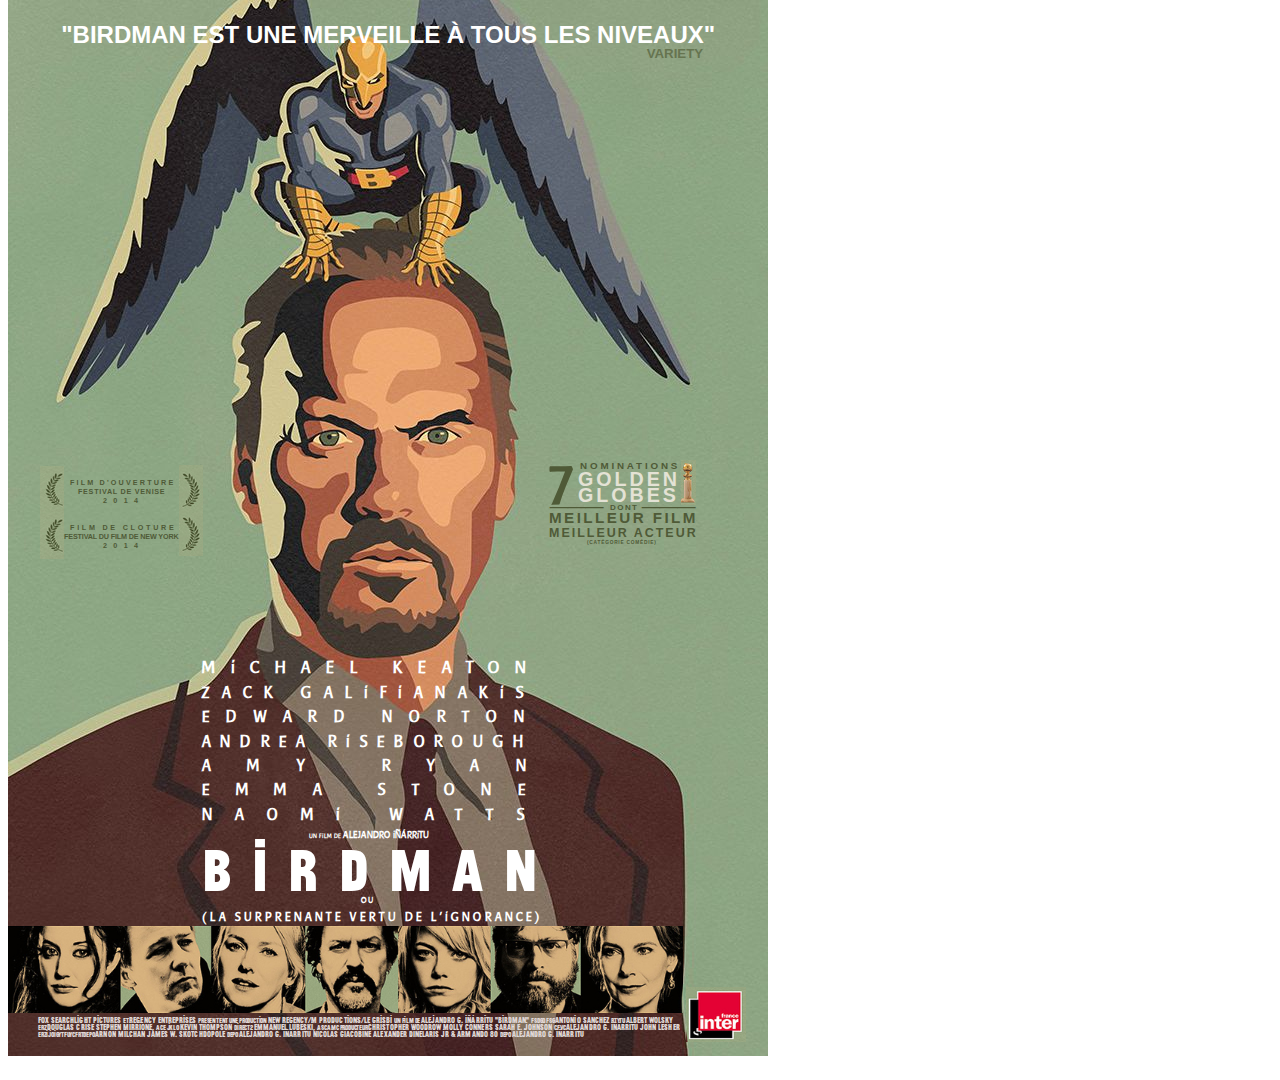
<file: index.html>
<html>
<head>
  <meta charset="utf-8">
  <title>Birdman</title>
  <link href="style.css" rel="stylesheet">
</head>

<body>
  <div class="container">
    <div class="fond">
      <header>
        <h2>"BIRDMAN EST UNE MERVEILLE À TOUS LES NIVEAUX"</h2>
        <h5>VARIETY</h5>
      </header>
      <div class="centre">
        <img src="img/palmHG.png" class="phg"/>
        <img src="img/palmHD.png" class="phd"/>
        <div class="pgauche">
          <ul>
            <li>FILM D'OUVERTURE</li>
            <li>FESTIVAL DE VENISE</li>
            <li>2 0 1 4</li>
          </ul>
        </div>
        <img src="img/palmHG.png" class="pbg"/>
        <img src="img/palmHD.png" class="pbd"/>
        <div class="pdroite">
          <p>7</p>
          <ul>
            <li>NOMINATIONS</li>
            <li>GOLDEN</li>
            <li>GLOBES</li>
            <li>___</li>
            <li>DONT</li>
            <li>___</li>
            <li>MEILLEUR FILM</li>
            <li>MEILLEUR ACTEUR</li>
            <li>(CATÉGORIE COMÉDIE)</li>
          </ul>
          <img src="img/gg.png" class="gg"/>
        </div>
        <div class="pgaucheBas">
          <ul>
            <li>FILM DE CLOTURE</li>
            <li>FESTIVAL DU FILM DE NEW YORK</li>
            <li>2 0 1 4</li>
          </ul>
        </div>
        <div class="paragraphe">
          <p>MiCHAEL KEATON</p>
          <p>ZACK GALiFiANAKiS</p>
          <p>EDWARD NORTON </p>
          <p>ANDREA RiSEBOROUGH</p>
          <p>AMY RYAN</p>
          <p>EMMA STONE</p>
          <p>NAOMi WATTS</p>
          <p>UN FiLM DE <span>ALEJANDRO iÑÁRRiTU</span></p>
          <p>BIRDMAN</p>
          <p>OU</p>
          <p>(LA SURPRENANTE VERTU DE L'iGNORANCE)</p>
        </div>
      </div>
      <footer>
        <div class="pictures">
          <img src="img/portraits.png" class="pics"/>
        </div>
        <div class="cast">
          <p>FOX SEARCHLIGHT PICTURES <span>ET </span>REGENCY ENTREPRISES <span>PRESENTENT UNE PRODUCTION </span>NEW REGENCY/M PRODUCTIONS/LE GRISBI <span>UN FILM DE  </span>ALEJANDRO G. IÑÁRRITU "BIRDMAN" <span>fsdgqfsg </span><span></span>ANTONIO SANCHEZ <span>rtytu </span>ALBERT WOLSKY</p>
          <p><span>erz </span>DOUGLAS CRISE STEPHEN MIRRIONE, <span>ACE </span><span>jklo </span>KEVIN THOMPSON <span>DIRECT2 </span>EMMANUEL LUBESKI, <span>ASC AMC </span><span>PRODUCTEUR </span>CHRISTOPHER WOODROW MOLLY CONNERS SARAH E. JOHNSON <span>cfvc </span>ALEJANDRO G. IÑÁRRITU JOHN LESHER</p>
          <p><span>erzijoigytfuycfrtdepo </span>ARNON MILCHAN JAMES W. SKOTCHDOPOLE <span> depo </span>ALEJANDRO G. IÑÁRRITU NICOLÁS GIACOBINE ALEXANDER DINELARIS JR & ARMANDO 80 <span>depo </span>ALEJANDRO G. IÑÁRRITU </p>
          <img src="img/logoBD.png" class="finter"/>
        </div>
      </footer>
    </div>
  </div>
</body>
</html>
</file>
<file: style.css>
@font-face {
    font-family: 'baar_sophiaregular';
    src: url('font/baars___-webfont.eot');
    src: url('font/baars___-webfont.eot?#iefix') format('embedded-opentype'),
         url('font/baars___-webfont.woff2') format('woff2'),
         url('font/baars___-webfont.woff') format('woff'),
         url('font/baars___-webfont.ttf') format('truetype'),
         url('font/baars___-webfont.svg#baar_sophiaregular') format('svg');
    font-weight: normal;
    font-style: normal;

}
@font-face {
	font-family: 'JeanLucWeb-Bold';
		src: url('font/JeanLuc-Webfonts/jeanlucweb-bold.eot');
		src: local('☺'), url("font/JeanLuc-Webfonts/jeanlucweb-bold.woff") format("woff"), url("font/JeanLuc-Webfonts/jeanlucweb-bold.otf") format("opentype"), url("font/JeanLuc-Webfonts/jeanlucweb-bold#webfontup15foyj") format("svg");
}
.container {
  width: 760px;
  margin: 0;
}
.fond {
  width: 100%;
  height: 1080px;
  background: url("fond.jpg");
  margin-top: -32px;
}
header {
  display: inline-block;
  color: white;
  margin-left: 7%;
  margin-top: 25px;
  font-family: "Helvetica", Georgia, Serif;
}
h5 {
color: #667450;
display: block;
position: relative;
text-align: right;
top: -25px;
right: 12px;
}
.phg, .pbg {
  position: absolute;
  margin-left: 32px;
  height: 47px;
}
.phg {
  margin-top: -12px;
}
.phd {
  position: absolute;
  margin-top: -13px;
  margin-left: 171px;
  height: 47px;
}
.pbd {
  position: absolute;
  margin-top: -3px;
  margin-left: 171px;
  height: 47px;
}
.pgauche, .pdroite, .pgaucheBas {
  color: #4F5A37;
  font-family: Impact, Charcoal, sans-serif;
  font-weight: bold;
}
.pgauche, .pgaucheBas {
  font-size: 7.2;
  margin-left: 22px;
}
.pgauche {
  margin-top: 370px;
}
ul {
  list-style:none;
}
.pgauche > ul > li:first-child {
  letter-spacing: 0.3em;
}
.pgauche > ul li:nth-child(2) {
  margin-left: 8px;
  letter-spacing: 0.1em;
}
.pgauche > ul > li:last-child, .pgaucheBas > ul > li:last-child {
  margin-left: 33px;
  letter-spacing: 0.3em;
}
.pgaucheBas {
  margin-top: 35px;
}
.pgaucheBas > ul > li:first-child {
  letter-spacing: 0.38em;
}
.pgaucheBas > ul li:nth-child(2) {
  margin-left: -6px;
  letter-spacing: -0.02em;
}
.pdroite {
  margin-top: -17px;
}
.pdroite > p {
  font-family: "baar_sophiaregular";
  font-size: 350%;
  position: absolute;
  margin-top: -36px;
  margin-left: 541px;
}
.pdroite > ul {
  position: absolute;
  margin-top: -35px;
  margin-left: 532px;
}
.pdroite > ul > li:first-child {
  font-size: 9.8;
  letter-spacing: 0.29em;
}
.pdroite > ul li:nth-child(2), .pdroite > ul li:nth-child(3) {
  font-size: 123%;
  color: #E4E2D5;
  letter-spacing: 0.15em;
  margin-top: -3px;
}
.pdroite > ul li:nth-child(2) {
  margin-left: -2px;
}
.pdroite > ul li:nth-child(3) {
  margin-top: -7px;
  margin-left: -2px;
}
.pdroite > ul li:nth-child(4) {
  font-size: 200%;
  margin-top: -32px;
  margin-left: -30px;
}
.pdroite > ul > li:nth-child(5) {
  font-size: 8;
  letter-spacing: 0.18em;
  display: inline-block;
  position: absolute;
  margin-top: -9px;
  margin-left: 30px;
}
.pdroite > ul li:nth-child(6) {
  font-size: 200%;
  margin-top: -37px;
  margin-left: 62px;
}
.pdroite > ul li:nth-child(7) {
  font-size: 95%;
  margin-top: -3px;
  letter-spacing: 0.16em;
  margin-left: -31px;
}
.pdroite > ul li:nth-child(8) {
  font-size: 78%;
  letter-spacing: 0.16em;
  margin-left: -31px;
}
.pdroite > ul > li:last-child {
  margin-left: 7px;
  font-size: 4.8;
  letter-spacing: 0.16em;
}
.gg {
  height: 45px;
  position: absolute;
  margin-top: -35px;
  margin-left: 673px;
}
.paragraphe {
  font-family: "baar_sophiaregular";
  font-weight: bold;
  color: white;
  width: 370px;
  height: 266px;
  margin-left: 25.5%;
  margin-top: 108px;
}
.paragraphe > p:first-child {
  font-size: 115%;
  letter-spacing: 0.82em;
}
.paragraphe > p:nth-child(2) {
  font-size: 109%;
  letter-spacing: 0.68em;
  margin-top: -12px;
}
.paragraphe > p:nth-child(3) {
  font-size: 109%;
  letter-spacing: 0.95em;
  margin-top: -10px;
}
.paragraphe > p:nth-child(4) {
  font-size: 109%;
  letter-spacing: 0.535em;
  margin-top: -10px;
}
.paragraphe > p:nth-child(5) {
  font-size: 109%;
  letter-spacing: 2.09em;
  margin-top: -10px;
}
.paragraphe > p:nth-child(6) {
  font-size: 109%;
  letter-spacing: 1.48em;
  margin-top: -10px;
}
.paragraphe > p:nth-child(7) {
  font-size: 109%;
  letter-spacing: 1.3em;
  margin-top: -10px;
}
.paragraphe > p:nth-child(8) {
  font-size: 6.5;
  margin-top: -10px;
  margin-left: 29%;
}
.paragraphe > p > span {
  font-size: 9.6;
}
.paragraphe > p:nth-child(9) {
  font-family: "JeanLucWeb-Bold";
  font-size: 385%;
  margin-top: -13px;
  letter-spacing: 0.33em;
}
.paragraphe > p:nth-child(10) {
  font-size: 8.7;
  margin-top: -68px;
  margin-left: 43%;
  letter-spacing: 0.1em;
}
.paragraphe > p:last-child {
  font-size: 12.6;
  margin-top: -3px;
  letter-spacing: 0.238em;
}
footer {
  height: 132px;
  margin-top: 2px;
}
.pictures {
  height: 82px;
}
.pics {
  width: 675px;
}
.cast {
  font-family: "JeanLucWeb-Bold";
  color: #E0D8D7;
  letter-spacing: 0.0025em;
}
.cast > p:first-child, .cast > p:nth-child(2), .cast > p:nth-child(3) {
  margin-left: 30px;
  font-size: 8;
}
.cast > p:nth-child(2) {
  margin-top: -10px;
}
.cast > p:nth-child(3) {
  margin-top: -10px;
}
.cast > p > span {
  font-size: 7;
  letter-spacing: -0.03em;
}
.finter {
  height: 55px;
  width: 60px;
  position: absolute;
  margin-top: -60px;
  margin-left: 678px;
}
</file>
